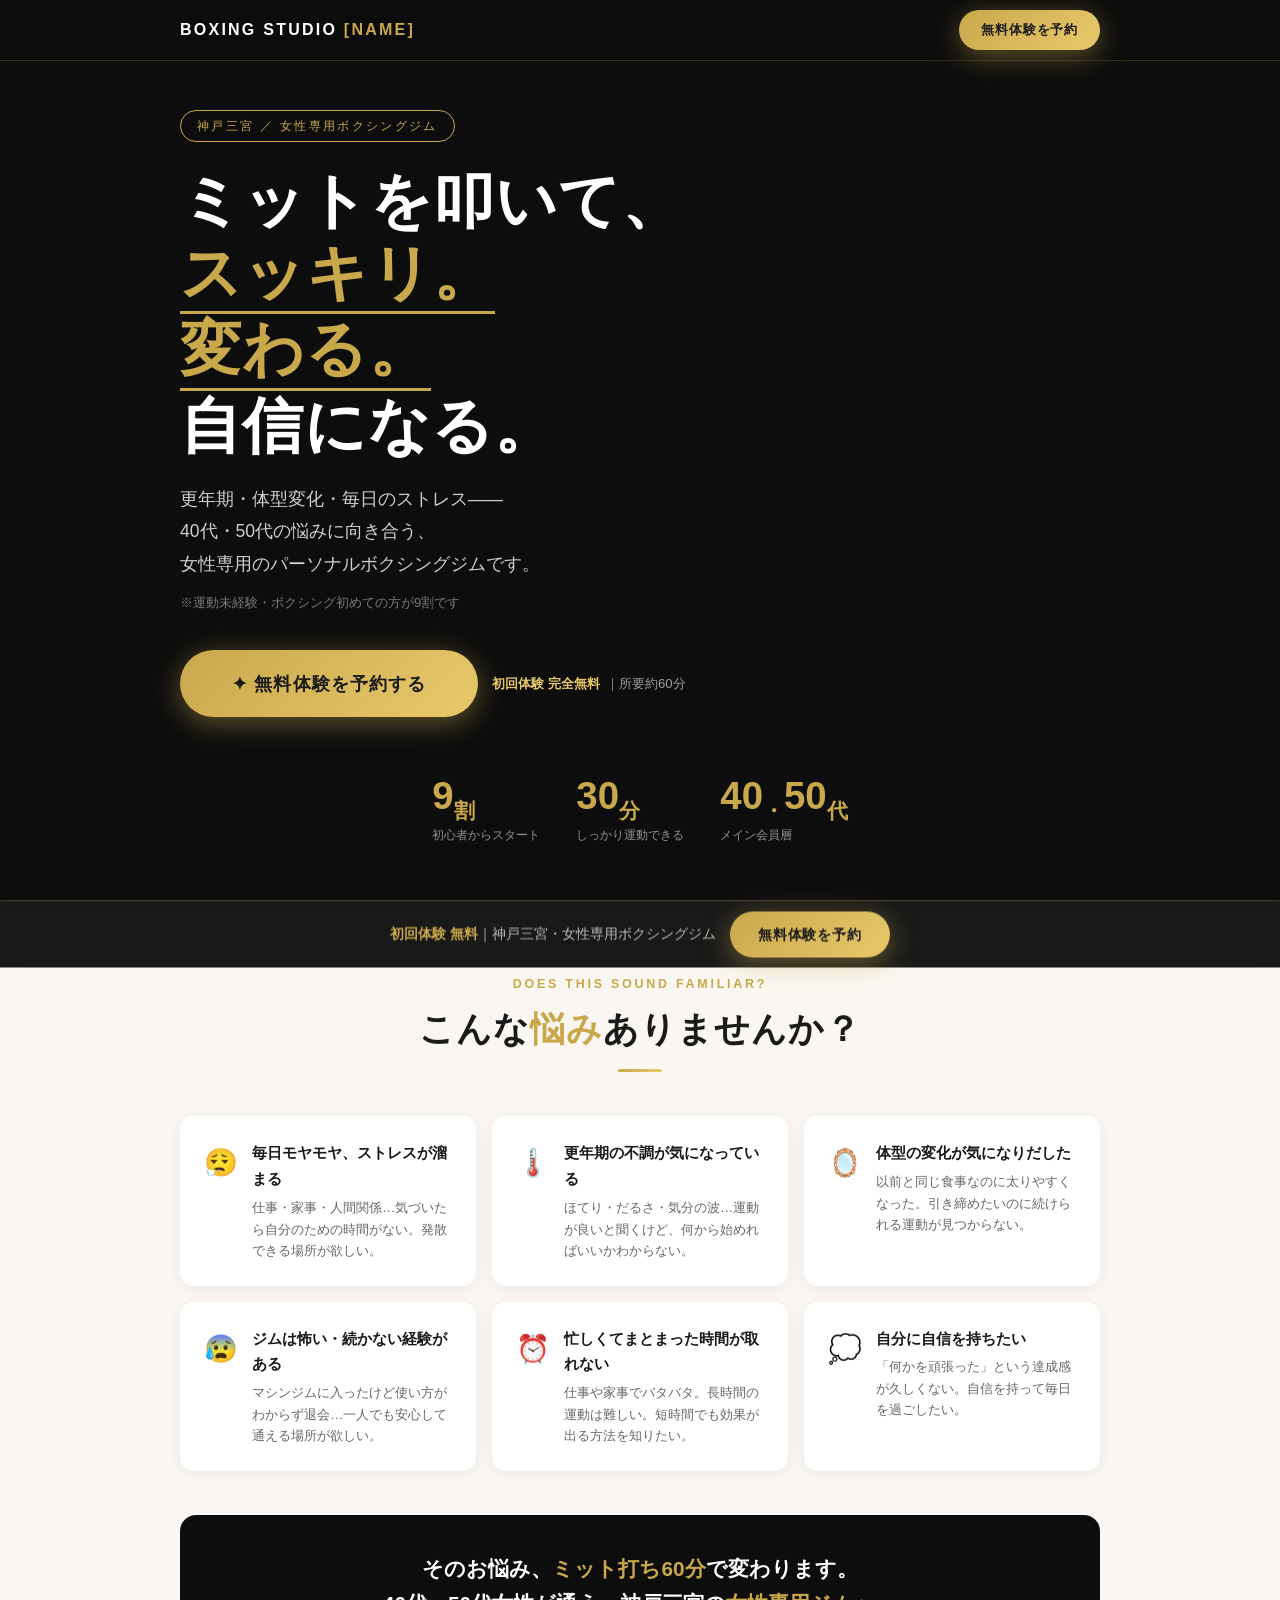
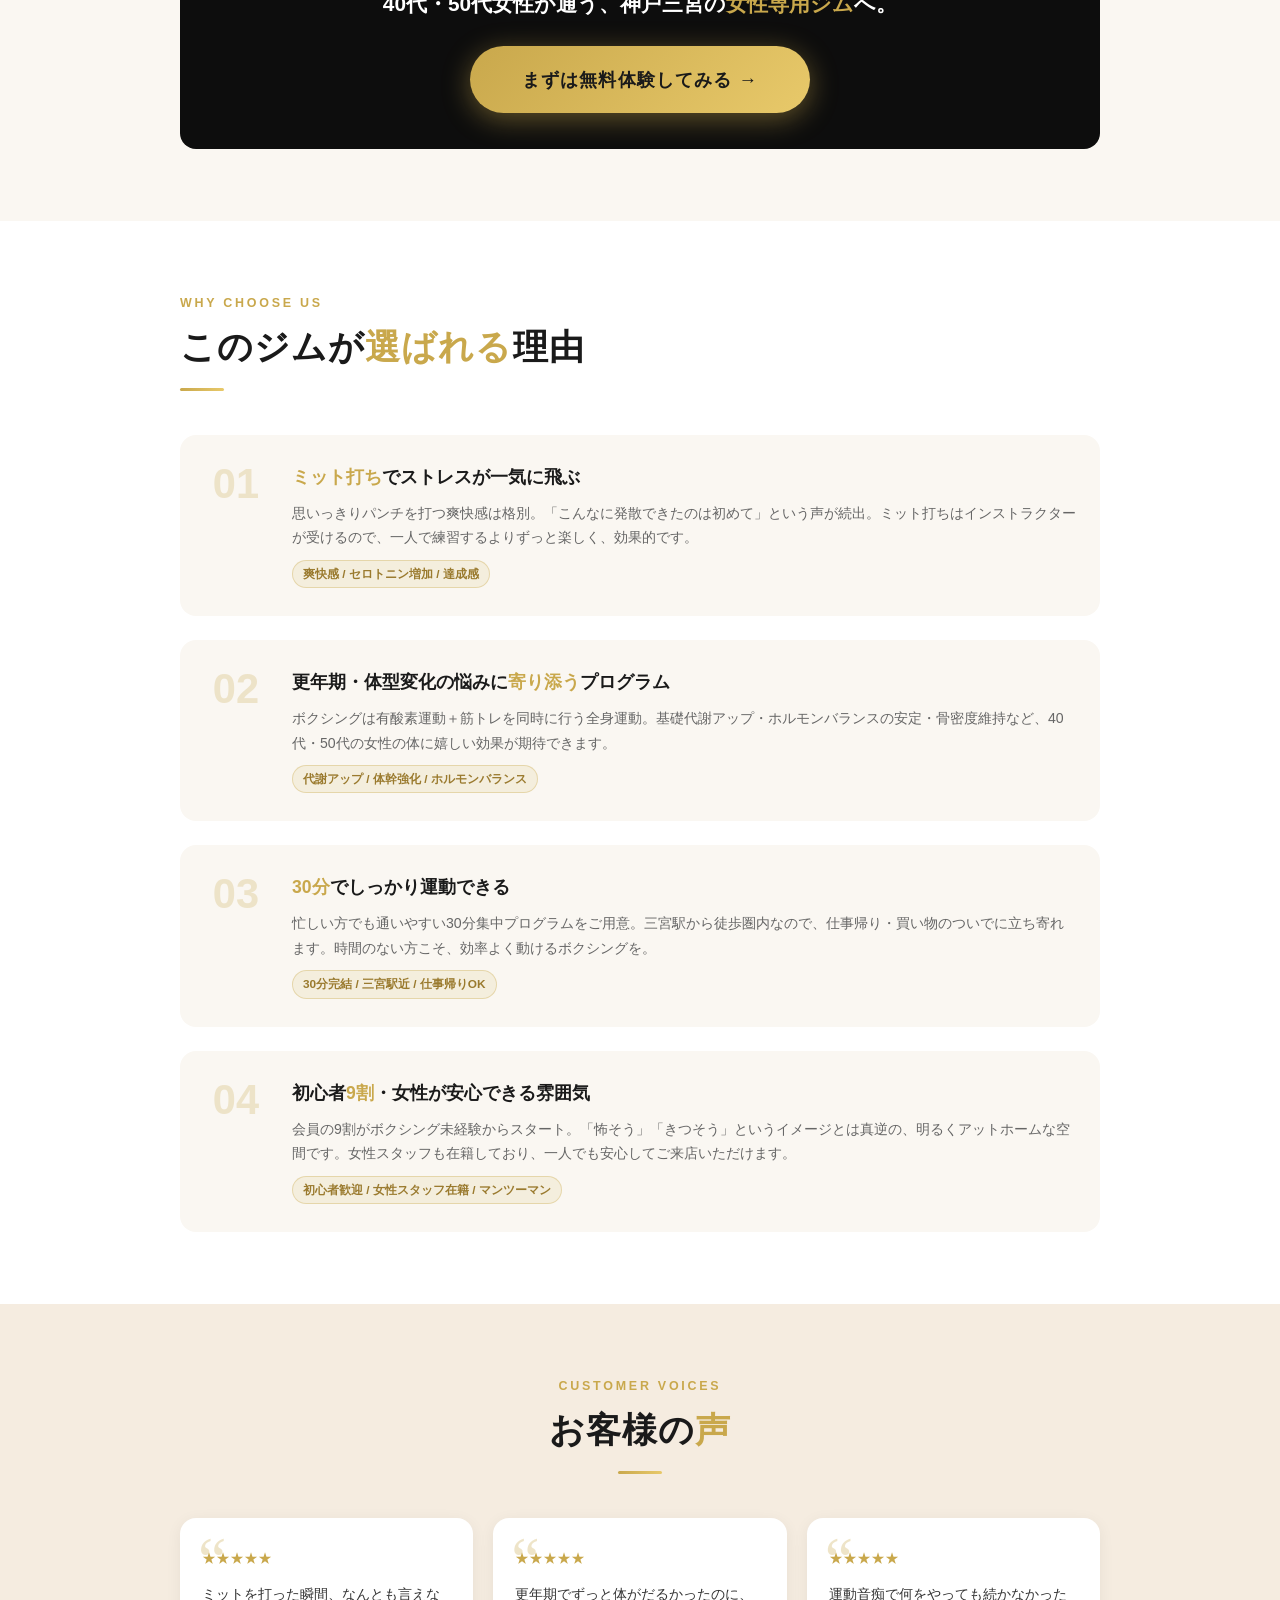
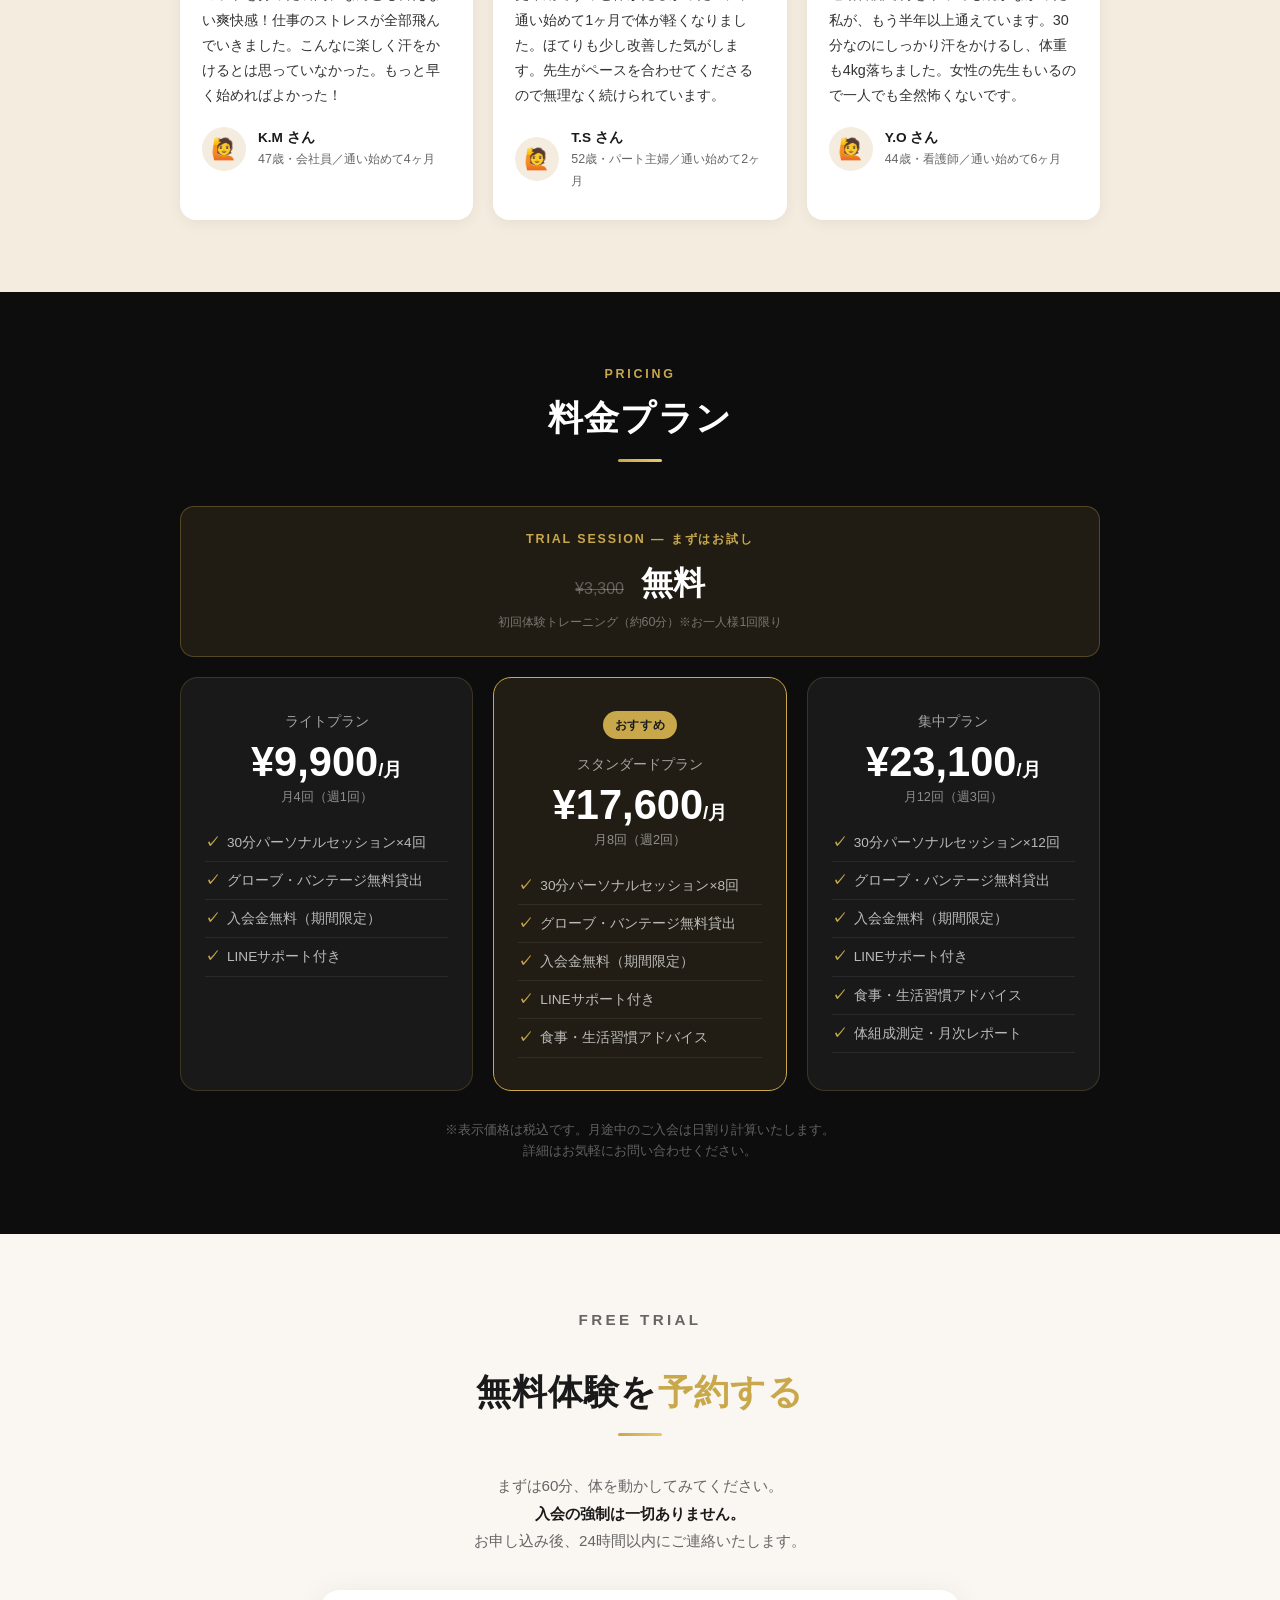
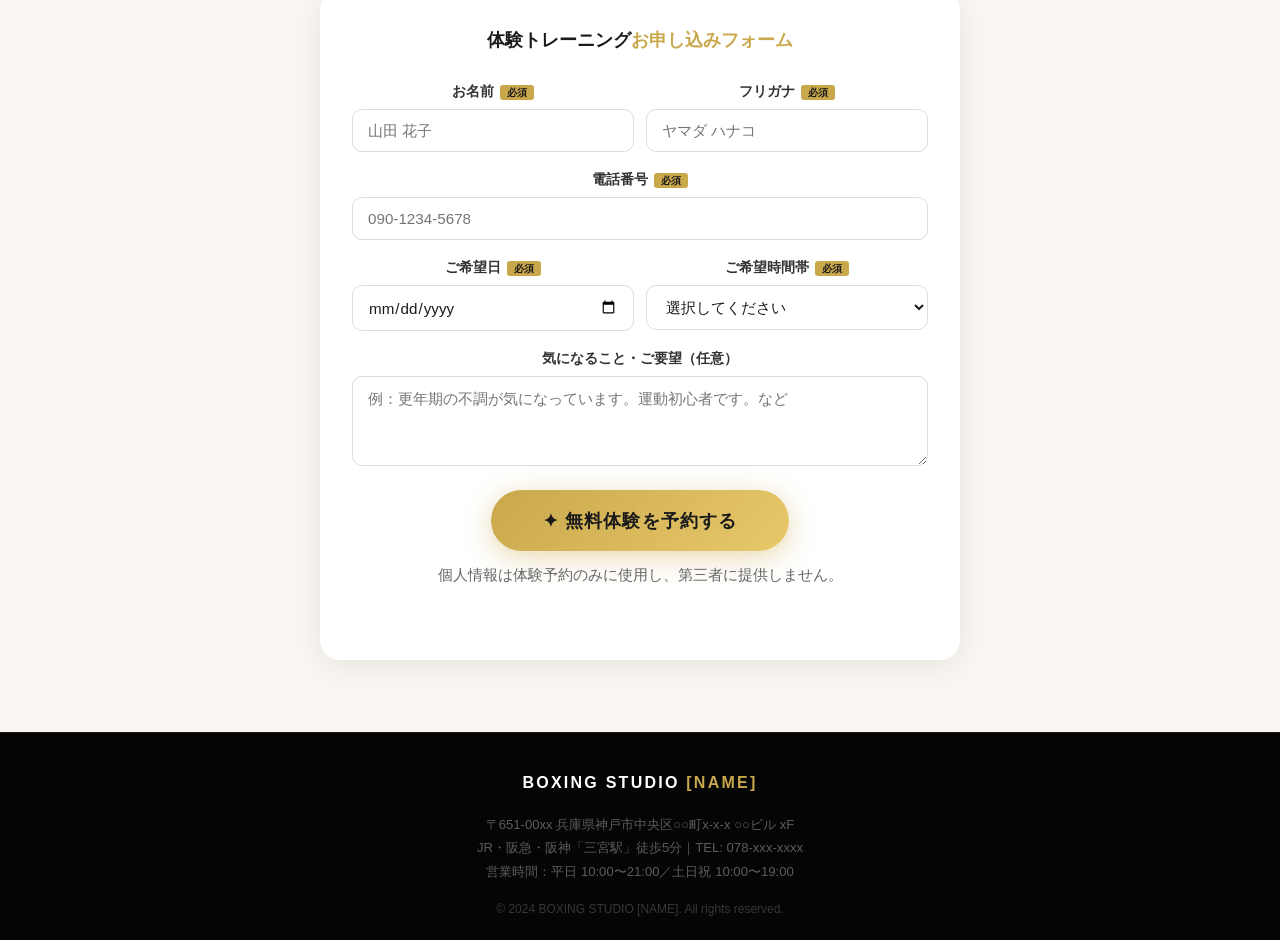
<file: index.html>
<!DOCTYPE html>
<html lang="ja">
<head>
  <meta charset="UTF-8">
  <meta name="viewport" content="width=device-width, initial-scale=1.0">
  <title>BOXING STUDIO [NAME] | 神戸三宮 女性専用ボクシングジム</title>
  <style>
    /* ===== BASE ===== */
    *, *::before, *::after { box-sizing: border-box; margin: 0; padding: 0; }
    html { scroll-behavior: smooth; }
    body {
      font-family: 'Hiragino Kaku Gothic ProN', 'Hiragino Sans', 'Noto Sans JP', sans-serif;
      color: #1a1a1a;
      background: #fff;
      line-height: 1.7;
    }
    img { max-width: 100%; display: block; }
    a { text-decoration: none; color: inherit; }

    /* ===== VARIABLES ===== */
    :root {
      --gold: #c9a84c;
      --gold-light: #e8c96a;
      --black: #0d0d0d;
      --cream: #faf7f2;
      --warm: #f5ece0;
      --pink: #f9e8e8;
      --text: #1a1a1a;
      --sub: #666;
    }

    /* ===== COMMON ===== */
    .wrap { max-width: 960px; margin: 0 auto; padding: 0 20px; }
    .sec { padding: 72px 0; }
    .sec-label {
      font-size: 0.78rem;
      letter-spacing: 0.22em;
      text-transform: uppercase;
      color: var(--gold);
      font-weight: 700;
      margin-bottom: 10px;
    }
    .sec-title {
      font-size: clamp(1.5rem, 4vw, 2.2rem);
      font-weight: 900;
      line-height: 1.3;
      letter-spacing: 0.03em;
    }
    .sec-title em { color: var(--gold); font-style: normal; }
    .line {
      width: 44px; height: 3px;
      background: linear-gradient(90deg, var(--gold), var(--gold-light));
      margin: 18px 0 36px;
      border-radius: 2px;
    }
    .line.center { margin-left: auto; margin-right: auto; }

    /* CTA BUTTON */
    .btn {
      display: inline-block;
      background: linear-gradient(135deg, var(--gold), var(--gold-light));
      color: #1a1a1a;
      font-weight: 900;
      font-size: clamp(1rem, 3vw, 1.15rem);
      padding: 18px 52px;
      border-radius: 50px;
      border: none;
      cursor: pointer;
      letter-spacing: 0.06em;
      box-shadow: 0 6px 28px rgba(201,168,76,0.45);
      transition: transform 0.25s, box-shadow 0.25s;
      text-align: center;
    }
    .btn:hover { transform: translateY(-3px); box-shadow: 0 10px 36px rgba(201,168,76,0.6); }
    .btn-outline {
      display: inline-block;
      border: 2px solid var(--gold);
      color: var(--gold);
      font-weight: 700;
      font-size: 0.97rem;
      padding: 14px 36px;
      border-radius: 50px;
      transition: all 0.25s;
      letter-spacing: 0.04em;
    }
    .btn-outline:hover { background: var(--gold); color: #1a1a1a; }

    /* ===== HEADER ===== */
    header {
      position: fixed; top: 0; left: 0; right: 0;
      z-index: 100;
      background: rgba(13,13,13,0.93);
      backdrop-filter: blur(10px);
      border-bottom: 1px solid rgba(201,168,76,0.2);
    }
    .header-in {
      display: flex; align-items: center; justify-content: space-between;
      height: 60px; max-width: 960px; margin: 0 auto; padding: 0 20px;
    }
    .logo { font-size: 1rem; font-weight: 900; color: #fff; letter-spacing: 0.14em; }
    .logo span { color: var(--gold); }
    .header-cta { font-size: 0.82rem; padding: 9px 22px; }

    /* ===== HERO ===== */
    .hero {
      min-height: 100vh;
      background: var(--black);
      position: relative;
      display: flex;
      flex-direction: column;
      justify-content: center;
      overflow: hidden;
    }
    .hero-bg {
      position: absolute; inset: 0;
      background: url('https://images.unsplash.com/photo-1549719386-74dfcbf7dbed?w=1400&q=75') center 30% / cover no-repeat;
      opacity: 0.35;
    }
    .hero-overlay {
      position: absolute; inset: 0;
      background: linear-gradient(to right, rgba(13,13,13,0.88) 50%, rgba(13,13,13,0.4));
    }
    .hero-body {
      position: relative; z-index: 2;
      padding: 110px 20px 60px;
      max-width: 960px; margin: 0 auto; width: 100%;
    }
    .hero-tag {
      display: inline-block;
      border: 1px solid var(--gold);
      color: var(--gold);
      font-size: 0.73rem;
      letter-spacing: 0.2em;
      padding: 5px 16px;
      border-radius: 50px;
      margin-bottom: 24px;
    }
    .hero h1 {
      font-size: clamp(2rem, 5.5vw, 3.8rem);
      font-weight: 900;
      color: #fff;
      line-height: 1.18;
      letter-spacing: 0.02em;
      margin-bottom: 20px;
    }
    .hero h1 .hl {
      color: var(--gold);
      display: inline-block;
      border-bottom: 3px solid var(--gold);
      padding-bottom: 2px;
    }
    .hero-lead {
      font-size: clamp(0.95rem, 2.5vw, 1.1rem);
      color: rgba(255,255,255,0.8);
      margin-bottom: 12px;
      line-height: 1.85;
      max-width: 540px;
    }
    .hero-note { font-size: 0.8rem; color: rgba(255,255,255,0.45); margin-bottom: 36px; }
    .hero-btns { display: flex; gap: 14px; flex-wrap: wrap; align-items: center; }
    .hero-free {
      font-size: 0.82rem; color: rgba(255,255,255,0.6);
      display: flex; align-items: center; gap: 6px;
    }
    .hero-free strong { color: var(--gold-light); }
    .hero-stats {
      position: relative; z-index: 2;
      display: flex; gap: 36px; flex-wrap: wrap;
      padding: 0 20px 56px;
      max-width: 960px; margin: 0 auto;
    }
    .stat-num {
      font-size: clamp(1.6rem, 3.5vw, 2.4rem);
      font-weight: 900; color: var(--gold); line-height: 1;
    }
    .stat-num sub { font-size: 0.55em; }
    .stat-lbl { font-size: 0.78rem; color: rgba(255,255,255,0.55); margin-top: 4px; }

    /* ===== PAIN ===== */
    .pain { background: var(--cream); }
    .pain-head { text-align: center; margin-bottom: 44px; }
    .pain-grid {
      display: grid;
      grid-template-columns: repeat(auto-fit, minmax(260px, 1fr));
      gap: 16px;
      margin-bottom: 44px;
    }
    .pain-card {
      background: #fff;
      border-radius: 14px;
      padding: 24px 20px;
      display: flex; gap: 14px; align-items: flex-start;
      box-shadow: 0 3px 16px rgba(0,0,0,0.06);
      border-left: 4px solid transparent;
      transition: border-color 0.25s, transform 0.25s;
    }
    .pain-card:hover { border-left-color: var(--gold); transform: translateY(-3px); }
    .pain-card .ic { font-size: 1.7rem; flex-shrink: 0; }
    .pain-card h3 { font-size: 0.95rem; font-weight: 700; margin-bottom: 5px; }
    .pain-card p { font-size: 0.84rem; color: var(--sub); line-height: 1.6; }
    .pain-resolve {
      background: var(--black); border-radius: 16px;
      padding: 36px 28px; text-align: center; color: #fff;
    }
    .pain-resolve p {
      font-size: clamp(1.05rem, 3vw, 1.3rem);
      font-weight: 700; line-height: 1.7;
    }
    .pain-resolve em { color: var(--gold); font-style: normal; }
    .pain-resolve .btn { margin-top: 24px; }

    /* ===== FEATURES ===== */
    .features { background: #fff; }
    .features-head { margin-bottom: 44px; }
    .feat-list { display: flex; flex-direction: column; gap: 24px; }
    .feat-item {
      display: grid;
      grid-template-columns: 64px 1fr;
      gap: 24px; align-items: start;
      background: var(--cream);
      border-radius: 16px;
      padding: 28px 24px;
      transition: box-shadow 0.25s;
    }
    .feat-item:hover { box-shadow: 0 6px 24px rgba(0,0,0,0.08); }
    .feat-num {
      font-size: 2.6rem; font-weight: 900;
      color: rgba(201,168,76,0.25);
      line-height: 1; text-align: center;
    }
    .feat-body h3 { font-size: 1.1rem; font-weight: 800; margin-bottom: 8px; }
    .feat-body h3 span { color: var(--gold); }
    .feat-body p { font-size: 0.88rem; color: var(--sub); line-height: 1.75; }
    .feat-tag {
      display: inline-block;
      background: rgba(201,168,76,0.12);
      border: 1px solid rgba(201,168,76,0.35);
      color: #9a7a2e;
      font-size: 0.74rem; font-weight: 700;
      padding: 3px 10px; border-radius: 50px;
      margin-top: 10px;
    }

    /* ===== VOICES ===== */
    .voices { background: var(--warm); }
    .voices-head { text-align: center; margin-bottom: 44px; }
    .voices-grid {
      display: grid;
      grid-template-columns: repeat(auto-fit, minmax(260px, 1fr));
      gap: 20px;
    }
    .voice-card {
      background: #fff; border-radius: 16px;
      padding: 28px 22px;
      box-shadow: 0 3px 16px rgba(0,0,0,0.06);
      position: relative;
    }
    .voice-card::before {
      content: '\201C';
      font-size: 4rem; line-height: 0.8;
      color: var(--gold); opacity: 0.3;
      position: absolute; top: 16px; left: 18px;
      font-family: Georgia, serif;
    }
    .voice-stars { color: var(--gold); font-size: 0.9rem; margin-bottom: 12px; }
    .voice-text {
      font-size: 0.9rem; line-height: 1.75;
      color: #333; margin-bottom: 18px;
    }
    .voice-meta { display: flex; align-items: center; gap: 12px; }
    .voice-avatar {
      width: 44px; height: 44px; border-radius: 50%;
      background: var(--warm);
      display: flex; align-items: center; justify-content: center;
      font-size: 1.3rem; flex-shrink: 0;
    }
    .voice-name { font-size: 0.85rem; font-weight: 700; }
    .voice-age { font-size: 0.78rem; color: var(--sub); }

    /* ===== PRICE ===== */
    .price { background: var(--black); }
    .price-head { text-align: center; margin-bottom: 44px; }
    .price-head .sec-title { color: #fff; }
    .price-head .sec-label { color: var(--gold); }
    .price-head .line { background: linear-gradient(90deg, var(--gold), var(--gold-light)); }
    .price-cards {
      display: grid;
      grid-template-columns: repeat(auto-fit, minmax(260px, 1fr));
      gap: 20px;
      margin-bottom: 28px;
    }
    .price-card {
      background: rgba(255,255,255,0.05);
      border: 1px solid rgba(201,168,76,0.2);
      border-radius: 18px; padding: 32px 24px;
      text-align: center; color: #fff;
      transition: border-color 0.25s, transform 0.25s;
    }
    .price-card:hover { border-color: var(--gold); transform: translateY(-4px); }
    .price-card.featured {
      background: rgba(201,168,76,0.1);
      border-color: var(--gold);
    }
    .price-badge {
      display: inline-block;
      background: var(--gold); color: #1a1a1a;
      font-size: 0.73rem; font-weight: 800;
      padding: 4px 12px; border-radius: 50px;
      margin-bottom: 14px; letter-spacing: 0.05em;
    }
    .price-plan { font-size: 0.85rem; color: rgba(255,255,255,0.6); margin-bottom: 8px; }
    .price-amount {
      font-size: 2.6rem; font-weight: 900;
      color: #fff; line-height: 1;
    }
    .price-amount sub { font-size: 0.45em; vertical-align: baseline; }
    .price-unit { font-size: 0.8rem; color: rgba(255,255,255,0.5); margin-top: 4px; margin-bottom: 16px; }
    .price-features { list-style: none; text-align: left; }
    .price-features li {
      font-size: 0.85rem; color: rgba(255,255,255,0.7);
      padding: 7px 0; border-bottom: 1px solid rgba(255,255,255,0.07);
      display: flex; gap: 8px;
    }
    .price-features li::before { content: '✓'; color: var(--gold); font-weight: 700; flex-shrink: 0; }
    .price-note {
      text-align: center; font-size: 0.8rem;
      color: rgba(255,255,255,0.35); line-height: 1.7;
    }
    .price-trial {
      background: rgba(201,168,76,0.1);
      border: 1px solid rgba(201,168,76,0.3);
      border-radius: 14px; padding: 22px 24px;
      text-align: center; margin-bottom: 20px;
    }
    .trial-label { font-size: 0.78rem; letter-spacing: 0.15em; color: var(--gold); font-weight: 700; }
    .trial-price {
      font-size: 2rem; font-weight: 900; color: #fff; margin: 6px 0 2px;
    }
    .trial-price s { font-size: 1rem; color: rgba(255,255,255,0.3); margin-right: 8px; font-weight: 400; }
    .trial-note { font-size: 0.78rem; color: rgba(255,255,255,0.4); }

    /* ===== CTA SECTION ===== */
    .cta-sec { background: var(--cream); }
    .cta-inner { text-align: center; max-width: 640px; margin: 0 auto; }
    .cta-inner .sec-title { margin-bottom: 16px; }
    .cta-inner p { font-size: 0.95rem; color: var(--sub); line-height: 1.8; margin-bottom: 36px; }
    .cta-inner p strong { color: var(--text); }
    .cta-form {
      background: #fff; border-radius: 20px;
      padding: 36px 32px;
      box-shadow: 0 6px 32px rgba(0,0,0,0.08);
    }
    .form-title {
      font-size: 1.1rem; font-weight: 800;
      margin-bottom: 24px; text-align: center;
    }
    .form-title span { color: var(--gold); }
    .fgroup { margin-bottom: 16px; }
    .fgroup label {
      display: block; font-size: 0.85rem; font-weight: 700;
      margin-bottom: 6px; color: #333;
    }
    .fgroup label .req {
      background: var(--gold); color: #1a1a1a;
      font-size: 0.65rem; font-weight: 800;
      padding: 2px 7px; border-radius: 3px;
      margin-left: 6px; vertical-align: middle;
    }
    .fgroup input, .fgroup select, .fgroup textarea {
      width: 100%; padding: 12px 15px;
      border: 1.5px solid #e0ddd8;
      border-radius: 10px; font-size: 0.95rem;
      font-family: inherit; outline: none;
      transition: border-color 0.2s;
      background: #fff; color: var(--text);
    }
    .fgroup input:focus, .fgroup select:focus, .fgroup textarea:focus {
      border-color: var(--gold);
      box-shadow: 0 0 0 3px rgba(201,168,76,0.15);
    }
    .fgroup textarea { resize: vertical; min-height: 90px; }
    .frow { display: grid; grid-template-columns: 1fr 1fr; gap: 12px; }
    .form-submit { text-align: center; margin-top: 8px; }
    .form-submit .btn { min-width: 280px; }
    .form-privacy {
      font-size: 0.75rem; color: #aaa; margin-top: 10px; text-align: center;
    }

    /* ===== FOOTER ===== */
    footer {
      background: #050505;
      border-top: 1px solid rgba(201,168,76,0.15);
      padding: 36px 0 20px;
    }
    .footer-in {
      max-width: 960px; margin: 0 auto; padding: 0 20px;
      display: flex; flex-direction: column; align-items: center;
      gap: 16px; text-align: center;
    }
    .footer-logo { font-size: 1rem; font-weight: 900; color: #fff; letter-spacing: 0.14em; }
    .footer-logo span { color: var(--gold); }
    .footer-info { font-size: 0.82rem; color: rgba(255,255,255,0.35); line-height: 1.8; }
    .footer-copy { font-size: 0.75rem; color: rgba(255,255,255,0.2); }

    /* ===== STICKY BAR ===== */
    .sticky {
      position: fixed; bottom: 0; left: 0; right: 0;
      background: rgba(13,13,13,0.95);
      border-top: 1px solid rgba(201,168,76,0.25);
      backdrop-filter: blur(10px);
      padding: 10px 20px;
      display: flex; justify-content: center; align-items: center; gap: 14px;
      z-index: 99;
      transform: translateY(100%);
      transition: transform 0.35s;
    }
    .sticky.show { transform: translateY(0); }
    .sticky p { font-size: 0.87rem; color: rgba(255,255,255,0.7); }
    .sticky p strong { color: var(--gold); }
    .sticky .btn { padding: 11px 28px; font-size: 0.9rem; }

    /* ===== MODAL ===== */
    .modal-bg {
      position: fixed; inset: 0;
      background: rgba(0,0,0,0.72);
      z-index: 200;
      display: flex; align-items: center; justify-content: center;
      opacity: 0; pointer-events: none;
      transition: opacity 0.3s;
      padding: 20px;
    }
    .modal-bg.on { opacity: 1; pointer-events: all; }
    .modal-box {
      background: #fff; border-radius: 20px;
      padding: 48px 36px; max-width: 440px; width: 100%;
      text-align: center;
      transform: scale(0.88) translateY(16px);
      transition: transform 0.35s cubic-bezier(0.34,1.56,0.64,1);
    }
    .modal-bg.on .modal-box { transform: scale(1) translateY(0); }
    .modal-icon {
      width: 72px; height: 72px; border-radius: 50%;
      background: linear-gradient(135deg, var(--gold), var(--gold-light));
      margin: 0 auto 20px;
      display: flex; align-items: center; justify-content: center;
      font-size: 2rem;
    }
    .modal-box h2 { font-size: 1.3rem; font-weight: 900; margin-bottom: 12px; line-height: 1.4; }
    .modal-box p { font-size: 0.88rem; color: var(--sub); line-height: 1.8; margin-bottom: 24px; }
    .modal-box p strong { color: #9a7a2e; }
    .modal-close {
      background: var(--black); color: #fff;
      font-size: 0.88rem; font-weight: 700;
      padding: 12px 36px; border-radius: 50px;
      border: none; cursor: pointer; transition: background 0.2s;
    }
    .modal-close:hover { background: #333; }

    /* ===== RESPONSIVE ===== */
    @media (max-width: 680px) {
      .sec { padding: 52px 0; }
      .frow { grid-template-columns: 1fr; }
      .cta-form { padding: 28px 18px; }
      .feat-item { grid-template-columns: 1fr; gap: 8px; }
      .feat-num { font-size: 1.8rem; text-align: left; }
      .hero-btns { flex-direction: column; align-items: flex-start; }
      .sticky p { display: none; }
      .price-cards { grid-template-columns: 1fr; }
    }
  </style>
</head>
<body>

<!-- HEADER -->
<header>
  <div class="header-in">
    <div class="logo">BOXING STUDIO <span>[NAME]</span></div>
    <a href="#cta" class="btn header-cta">無料体験を予約</a>
  </div>
</header>

<!-- ① HERO -->
<section class="hero" id="top">
  <div class="hero-bg"></div>
  <div class="hero-overlay"></div>
  <div class="hero-body wrap">
    <div class="hero-tag">神戸三宮 ／ 女性専用ボクシングジム</div>
    <h1>
      ミットを叩いて、<br>
      <span class="hl">スッキリ。</span><br>
      <span class="hl">変わる。</span><br>
      自信になる。
    </h1>
    <p class="hero-lead">
      更年期・体型変化・毎日のストレス——<br>
      40代・50代の悩みに向き合う、<br>
      女性専用のパーソナルボクシングジムです。
    </p>
    <p class="hero-note">※運動未経験・ボクシング初めての方が9割です</p>
    <div class="hero-btns">
      <a href="#cta" class="btn">✦ 無料体験を予約する</a>
      <p class="hero-free"><strong>初回体験 完全無料</strong>｜所要約60分</p>
    </div>
  </div>
  <div class="hero-stats wrap">
    <div>
      <div class="stat-num">9<sub>割</sub></div>
      <div class="stat-lbl">初心者からスタート</div>
    </div>
    <div>
      <div class="stat-num">30<sub>分</sub></div>
      <div class="stat-lbl">しっかり運動できる</div>
    </div>
    <div>
      <div class="stat-num">40<sub>・</sub>50<sub>代</sub></div>
      <div class="stat-lbl">メイン会員層</div>
    </div>
  </div>
</section>

<!-- ② PAIN -->
<section class="sec pain" id="pain">
  <div class="wrap">
    <div class="pain-head">
      <p class="sec-label">Does this sound familiar?</p>
      <h2 class="sec-title">こんな<em>悩み</em>ありませんか？</h2>
      <div class="line center"></div>
    </div>
    <div class="pain-grid">
      <div class="pain-card">
        <div class="ic">😮‍💨</div>
        <div>
          <h3>毎日モヤモヤ、ストレスが溜まる</h3>
          <p>仕事・家事・人間関係…気づいたら自分のための時間がない。発散できる場所が欲しい。</p>
        </div>
      </div>
      <div class="pain-card">
        <div class="ic">🌡️</div>
        <div>
          <h3>更年期の不調が気になっている</h3>
          <p>ほてり・だるさ・気分の波…運動が良いと聞くけど、何から始めればいいかわからない。</p>
        </div>
      </div>
      <div class="pain-card">
        <div class="ic">🪞</div>
        <div>
          <h3>体型の変化が気になりだした</h3>
          <p>以前と同じ食事なのに太りやすくなった。引き締めたいのに続けられる運動が見つからない。</p>
        </div>
      </div>
      <div class="pain-card">
        <div class="ic">😰</div>
        <div>
          <h3>ジムは怖い・続かない経験がある</h3>
          <p>マシンジムに入ったけど使い方がわからず退会…一人でも安心して通える場所が欲しい。</p>
        </div>
      </div>
      <div class="pain-card">
        <div class="ic">⏰</div>
        <div>
          <h3>忙しくてまとまった時間が取れない</h3>
          <p>仕事や家事でバタバタ。長時間の運動は難しい。短時間でも効果が出る方法を知りたい。</p>
        </div>
      </div>
      <div class="pain-card">
        <div class="ic">💭</div>
        <div>
          <h3>自分に自信を持ちたい</h3>
          <p>「何かを頑張った」という達成感が久しくない。自信を持って毎日を過ごしたい。</p>
        </div>
      </div>
    </div>
    <div class="pain-resolve">
      <p>そのお悩み、<em>ミット打ち60分</em>で変わります。<br>40代・50代女性が通う、神戸三宮の<em>女性専用ジム</em>へ。</p>
      <a href="#cta" class="btn">まずは無料体験してみる →</a>
    </div>
  </div>
</section>

<!-- ③ FEATURES -->
<section class="sec features" id="features">
  <div class="wrap">
    <div class="features-head">
      <p class="sec-label">Why Choose Us</p>
      <h2 class="sec-title">このジムが<em>選ばれる</em>理由</h2>
      <div class="line"></div>
    </div>
    <div class="feat-list">
      <div class="feat-item">
        <div class="feat-num">01</div>
        <div class="feat-body">
          <h3><span>ミット打ち</span>でストレスが一気に飛ぶ</h3>
          <p>思いっきりパンチを打つ爽快感は格別。「こんなに発散できたのは初めて」という声が続出。ミット打ちはインストラクターが受けるので、一人で練習するよりずっと楽しく、効果的です。</p>
          <span class="feat-tag">爽快感 / セロトニン増加 / 達成感</span>
        </div>
      </div>
      <div class="feat-item">
        <div class="feat-num">02</div>
        <div class="feat-body">
          <h3>更年期・体型変化の悩みに<span>寄り添う</span>プログラム</h3>
          <p>ボクシングは有酸素運動＋筋トレを同時に行う全身運動。基礎代謝アップ・ホルモンバランスの安定・骨密度維持など、40代・50代の女性の体に嬉しい効果が期待できます。</p>
          <span class="feat-tag">代謝アップ / 体幹強化 / ホルモンバランス</span>
        </div>
      </div>
      <div class="feat-item">
        <div class="feat-num">03</div>
        <div class="feat-body">
          <h3><span>30分</span>でしっかり運動できる</h3>
          <p>忙しい方でも通いやすい30分集中プログラムをご用意。三宮駅から徒歩圏内なので、仕事帰り・買い物のついでに立ち寄れます。時間のない方こそ、効率よく動けるボクシングを。</p>
          <span class="feat-tag">30分完結 / 三宮駅近 / 仕事帰りOK</span>
        </div>
      </div>
      <div class="feat-item">
        <div class="feat-num">04</div>
        <div class="feat-body">
          <h3>初心者<span>9割</span>・女性が安心できる雰囲気</h3>
          <p>会員の9割がボクシング未経験からスタート。「怖そう」「きつそう」というイメージとは真逆の、明るくアットホームな空間です。女性スタッフも在籍しており、一人でも安心してご来店いただけます。</p>
          <span class="feat-tag">初心者歓迎 / 女性スタッフ在籍 / マンツーマン</span>
        </div>
      </div>
    </div>
  </div>
</section>

<!-- ④ VOICES -->
<section class="sec voices" id="voices">
  <div class="wrap">
    <div class="voices-head">
      <p class="sec-label">Customer Voices</p>
      <h2 class="sec-title">お客様の<em>声</em></h2>
      <div class="line center"></div>
    </div>
    <div class="voices-grid">
      <div class="voice-card">
        <div class="voice-stars">★★★★★</div>
        <p class="voice-text">ミットを打った瞬間、なんとも言えない爽快感！仕事のストレスが全部飛んでいきました。こんなに楽しく汗をかけるとは思っていなかった。もっと早く始めればよかった！</p>
        <div class="voice-meta">
          <div class="voice-avatar">🙋</div>
          <div>
            <div class="voice-name">K.M さん</div>
            <div class="voice-age">47歳・会社員／通い始めて4ヶ月</div>
          </div>
        </div>
      </div>
      <div class="voice-card">
        <div class="voice-stars">★★★★★</div>
        <p class="voice-text">更年期でずっと体がだるかったのに、通い始めて1ヶ月で体が軽くなりました。ほてりも少し改善した気がします。先生がペースを合わせてくださるので無理なく続けられています。</p>
        <div class="voice-meta">
          <div class="voice-avatar">🙋</div>
          <div>
            <div class="voice-name">T.S さん</div>
            <div class="voice-age">52歳・パート主婦／通い始めて2ヶ月</div>
          </div>
        </div>
      </div>
      <div class="voice-card">
        <div class="voice-stars">★★★★★</div>
        <p class="voice-text">運動音痴で何をやっても続かなかった私が、もう半年以上通えています。30分なのにしっかり汗をかけるし、体重も4kg落ちました。女性の先生もいるので一人でも全然怖くないです。</p>
        <div class="voice-meta">
          <div class="voice-avatar">🙋</div>
          <div>
            <div class="voice-name">Y.O さん</div>
            <div class="voice-age">44歳・看護師／通い始めて6ヶ月</div>
          </div>
        </div>
      </div>
    </div>
  </div>
</section>

<!-- ⑤ PRICE -->
<section class="sec price" id="price">
  <div class="wrap">
    <div class="price-head">
      <p class="sec-label">Pricing</p>
      <h2 class="sec-title">料金プラン</h2>
      <div class="line center"></div>
    </div>

    <div class="price-trial">
      <div class="trial-label">TRIAL SESSION — まずはお試し</div>
      <div class="trial-price"><s>¥3,300</s> 無料</div>
      <div class="trial-note">初回体験トレーニング（約60分）※お一人様1回限り</div>
    </div>

    <div class="price-cards">
      <div class="price-card">
        <div class="price-plan">ライトプラン</div>
        <div class="price-amount">¥9,900<sub>/月</sub></div>
        <div class="price-unit">月4回（週1回）</div>
        <ul class="price-features">
          <li>30分パーソナルセッション×4回</li>
          <li>グローブ・バンテージ無料貸出</li>
          <li>入会金無料（期間限定）</li>
          <li>LINEサポート付き</li>
        </ul>
      </div>
      <div class="price-card featured">
        <div class="price-badge">おすすめ</div>
        <div class="price-plan">スタンダードプラン</div>
        <div class="price-amount">¥17,600<sub>/月</sub></div>
        <div class="price-unit">月8回（週2回）</div>
        <ul class="price-features">
          <li>30分パーソナルセッション×8回</li>
          <li>グローブ・バンテージ無料貸出</li>
          <li>入会金無料（期間限定）</li>
          <li>LINEサポート付き</li>
          <li>食事・生活習慣アドバイス</li>
        </ul>
      </div>
      <div class="price-card">
        <div class="price-plan">集中プラン</div>
        <div class="price-amount">¥23,100<sub>/月</sub></div>
        <div class="price-unit">月12回（週3回）</div>
        <ul class="price-features">
          <li>30分パーソナルセッション×12回</li>
          <li>グローブ・バンテージ無料貸出</li>
          <li>入会金無料（期間限定）</li>
          <li>LINEサポート付き</li>
          <li>食事・生活習慣アドバイス</li>
          <li>体組成測定・月次レポート</li>
        </ul>
      </div>
    </div>
    <p class="price-note">※表示価格は税込です。月途中のご入会は日割り計算いたします。<br>詳細はお気軽にお問い合わせください。</p>
  </div>
</section>

<!-- ⑥ CTA -->
<section class="sec cta-sec" id="cta">
  <div class="wrap">
    <div class="cta-inner">
      <p class="sec-label">Free Trial</p>
      <h2 class="sec-title">無料体験を<em>予約する</em></h2>
      <div class="line center"></div>
      <p>
        まずは60分、体を動かしてみてください。<br>
        <strong>入会の強制は一切ありません。</strong><br>
        お申し込み後、24時間以内にご連絡いたします。
      </p>
      <div class="cta-form">
        <div class="form-title">体験トレーニング<span>お申し込みフォーム</span></div>
        <form id="myform" onsubmit="doSubmit(event)">
          <div class="frow">
            <div class="fgroup">
              <label>お名前<span class="req">必須</span></label>
              <input type="text" placeholder="山田 花子" required>
            </div>
            <div class="fgroup">
              <label>フリガナ<span class="req">必須</span></label>
              <input type="text" placeholder="ヤマダ ハナコ" required>
            </div>
          </div>
          <div class="fgroup">
            <label>電話番号<span class="req">必須</span></label>
            <input type="tel" placeholder="090-1234-5678" required>
          </div>
          <div class="frow">
            <div class="fgroup">
              <label>ご希望日<span class="req">必須</span></label>
              <input type="date" id="date-inp" required>
            </div>
            <div class="fgroup">
              <label>ご希望時間帯<span class="req">必須</span></label>
              <select required>
                <option value="" disabled selected>選択してください</option>
                <option>平日 午前（10〜12時）</option>
                <option>平日 午後（13〜17時）</option>
                <option>平日 夜（18〜21時）</option>
                <option>土日祝 午前（10〜12時）</option>
                <option>土日祝 午後（13〜17時）</option>
              </select>
            </div>
          </div>
          <div class="fgroup">
            <label>気になること・ご要望（任意）</label>
            <textarea placeholder="例：更年期の不調が気になっています。運動初心者です。など"></textarea>
          </div>
          <div class="form-submit">
            <button type="submit" class="btn">✦ 無料体験を予約する</button>
            <p class="form-privacy">個人情報は体験予約のみに使用し、第三者に提供しません。</p>
          </div>
        </form>
      </div>
    </div>
  </div>
</section>

<!-- FOOTER -->
<footer>
  <div class="footer-in">
    <div class="footer-logo">BOXING STUDIO <span>[NAME]</span></div>
    <div class="footer-info">
      〒651-00xx 兵庫県神戸市中央区○○町x-x-x ○○ビル xF<br>
      JR・阪急・阪神「三宮駅」徒歩5分｜TEL: 078-xxx-xxxx<br>
      営業時間：平日 10:00〜21:00／土日祝 10:00〜19:00
    </div>
    <div class="footer-copy">&copy; 2024 BOXING STUDIO [NAME]. All rights reserved.</div>
  </div>
</footer>

<!-- STICKY BAR -->
<div class="sticky" id="sticky">
  <p><strong>初回体験 無料</strong>｜神戸三宮・女性専用ボクシングジム</p>
  <a href="#cta" class="btn">無料体験を予約</a>
</div>

<!-- MODAL -->
<div class="modal-bg" id="modal">
  <div class="modal-box">
    <div class="modal-icon">✓</div>
    <h2>お申し込みありがとうございます！</h2>
    <p>
      体験トレーニングのご予約を受け付けました。<br>
      <strong>24時間以内に担当者よりご連絡</strong>いたします。<br><br>
      ご不明な点はお気軽にお電話ください。<br>
      ご来店を心よりお待ちしております。
    </p>
    <button class="modal-close" onclick="closeModal()">閉じる</button>
  </div>
</div>

<script>
  // sticky bar
  const sticky = document.getElementById('sticky');
  window.addEventListener('scroll', () => {
    sticky.classList.toggle('show', window.scrollY > window.innerHeight * 0.7);
  }, { passive: true });

  // form submit
  function doSubmit(e) {
    e.preventDefault();
    document.getElementById('modal').classList.add('on');
    document.body.style.overflow = 'hidden';
  }
  function closeModal() {
    document.getElementById('modal').classList.remove('on');
    document.body.style.overflow = '';
    document.getElementById('myform').reset();
  }
  document.getElementById('modal').addEventListener('click', function(e) {
    if (e.target === this) closeModal();
  });

  // min date
  const di = document.getElementById('date-inp');
  if (di) {
    const d = new Date();
    d.setDate(d.getDate() + 1);
    di.min = d.toISOString().split('T')[0];
  }
</script>
</body>
</html>
</file>
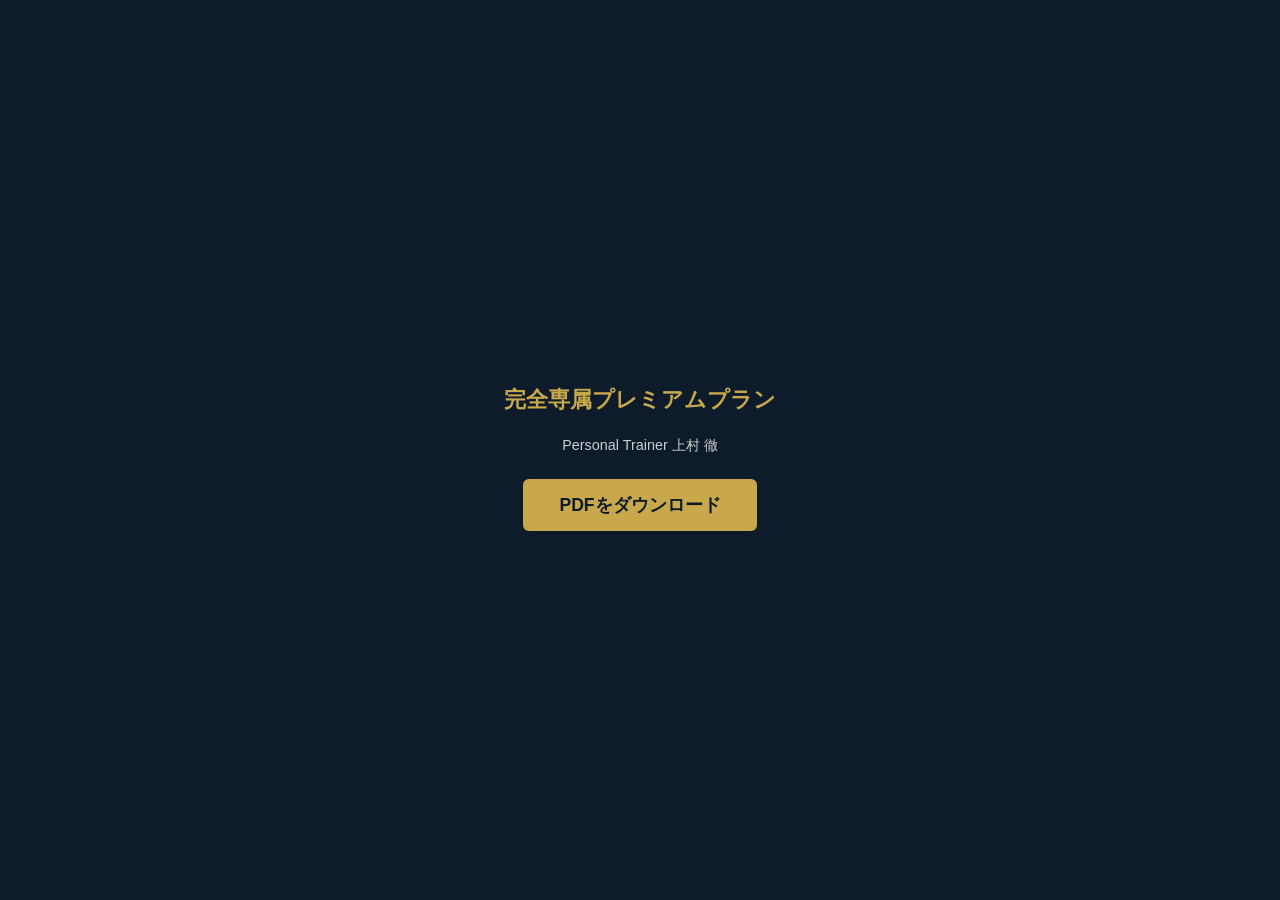
<file: download.html>
<!DOCTYPE html>
<html lang="ja">
<head>
<meta charset="UTF-8">
<title>完全専属プレミアムプラン ダウンロード</title>
<style>
  body { font-family: sans-serif; display: flex; flex-direction: column;
         align-items: center; justify-content: center; min-height: 100vh;
         margin: 0; background: #0D1B2A; }
  h1 { color: #C9A84C; font-size: 1.4rem; margin-bottom: 0.4rem; }
  p  { color: #ccc; font-size: 0.9rem; margin-bottom: 1.5rem; }
  a  { background: #C9A84C; color: #0D1B2A; padding: 14px 36px;
        border-radius: 6px; text-decoration: none; font-weight: bold;
        font-size: 1.1rem; }
  a:hover { background: #E8C97A; }
</style>
</head>
<body>
  <h1>完全専属プレミアムプラン</h1>
  <p>Personal Trainer 上村 徹</p>
  <a href="[data-uri]" download="premium_plan_tanaka.pdf">
    PDFをダウンロード
  </a>
</body>
</html>
</file>
